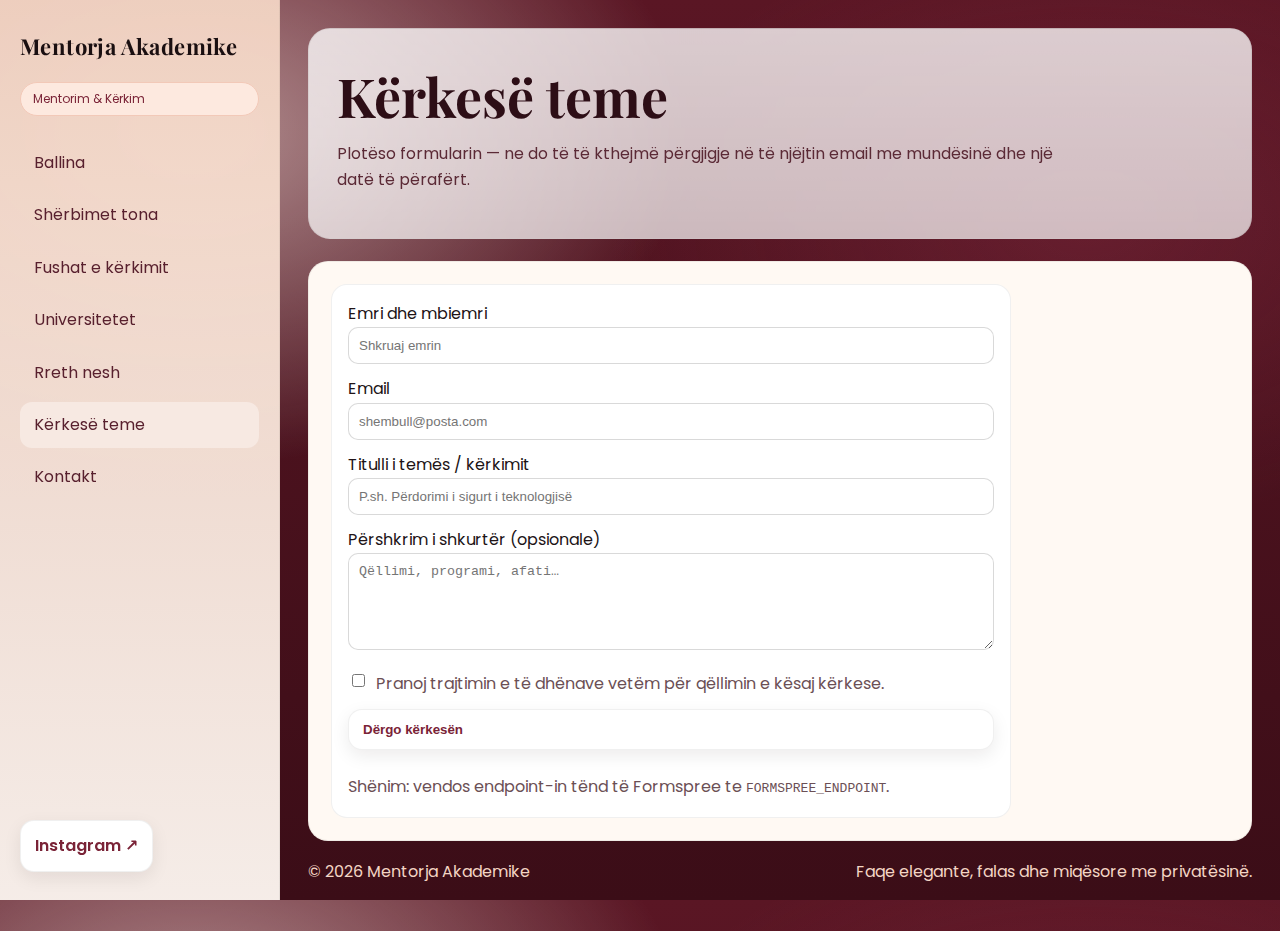
<file: kerkesa.html>
<!doctype html>
<html lang="sq">
<head>
  <meta charset="utf-8" />
  <meta name="viewport" content="width=device-width, initial-scale=1" />
  <title>Kërkesë teme — Mentorja Akademike</title>
  <meta name="description" content="Mentorim akademik, fusha kërkimi dhe bashkëpunime me universitete." />
  <link rel="preconnect" href="https://fonts.googleapis.com">
  <link rel="preconnect" href="https://fonts.gstatic.com" crossorigin>
  <link href="https://fonts.googleapis.com/css2?family=Playfair+Display:wght@500;700&family=Poppins:wght@300;400;600&display=swap" rel="stylesheet">
  <link rel="stylesheet" href="style.css" />
</head>
<body>
  <div class="layout">
    <aside class="sidebar">
      <a class="brand" href="index.html">Mentorja Akademike</a>
      <span class="tag">Mentorim & Kërkim</span>
      <nav class="menu">
        <a class="navlink " href="index.html">Ballina</a>
        <a class="navlink " href="sherbimet.html">Shërbimet tona</a>
        <a class="navlink " href="fushat.html">Fushat e kërkimit</a>
        <a class="navlink " href="universitetet.html">Universitetet</a>
        <a class="navlink " href="rreth-nesh.html">Rreth nesh</a>
        <a class="navlink active" href="kerkesa.html">Kërkesë teme</a>
        <a class="navlink " href="kontakt.html">Kontakt</a>
      </nav>
      <div class="ig">
        <a class="btn" href="https://www.instagram.com/mentorja.akademike/" target="_blank" rel="noopener">Instagram ↗</a>
      </div>
    </aside>
    <main class="main">

      <section class="hero">
        <h1 class="h1">Kërkesë teme</h1>
        <p class="lead">Plotëso formularin — ne do të të kthejmë përgjigje në të njëjtin email me mundësinë dhe një datë të përafërt.</p>
      </section>
      <section class="section">
        <form id="requestForm" class="card" style="display:grid; gap:12px; max-width:680px">
          <input type="hidden" name="_subject" value="Kërkesë e re — Mentorja Akademike" />
          <label>Emri dhe mbiemri<br><input name="emri" required placeholder="Shkruaj emrin" style="width:100%; padding:10px; border:1px solid rgba(0,0,0,.15); border-radius:10px;"></label>
          <label>Email<br><input name="email" type="email" required placeholder="shembull@posta.com" style="width:100%; padding:10px; border:1px solid rgba(0,0,0,.15); border-radius:10px;"></label>
          <label>Titulli i temës / kërkimit<br><input name="titulli" required placeholder="P.sh. Përdorimi i sigurt i teknologjisë" style="width:100%; padding:10px; border:1px solid rgba(0,0,0,.15); border-radius:10px;"></label>
          <label>Përshkrim i shkurtër (opsionale)<br><textarea name="pershkrimi" rows="5" placeholder="Qëllimi, programi, afati…" style="width:100%; padding:10px; border:1px solid rgba(0,0,0,.15); border-radius:10px;"></textarea></label>
          <label style="display:flex; gap:8px; align-items:flex-start"><input type="checkbox" required> <span class="muted">Pranoj trajtimin e të dhënave vetëm për qëllimin e kësaj kërkese.</span></label>
          <button class="btn" type="submit">Dërgo kërkesën</button>
          <p id="formMsg" class="muted" style="margin:0;"></p>
          <p class="muted" style="margin:0;">Shënim: vendos endpoint-in tënd të Formspree te <code>FORMSPREE_ENDPOINT</code>.</p>
        </form>
      </section>
      <script>
        const FORMSPREE_ENDPOINT = 'https://formspree.io/f/your-id-here';
        const form = document.currentScript.previousElementSibling.querySelector('#requestForm');
        const msg  = document.currentScript.previousElementSibling.querySelector('#formMsg');
        if (form) {
          form.addEventListener('submit', async (e) => {
            e.preventDefault();
            msg.textContent = 'Duke dërguar…';
            const data = new FormData(form);
            try {
              const res = await fetch(FORMSPREE_ENDPOINT, { method: 'POST', body: data, headers: { 'Accept': 'application/json' }});
              if (res.ok) { msg.textContent = 'Kërkesa u dërgua. Do të merrni përgjigje së shpejti.'; form.reset(); }
              else { msg.textContent = 'Nuk u dërgua. Provoni sërish.'; }
            } catch(err){ msg.textContent = 'Gabim gjatë dërgimit. Provoni sërish.'; }
          });
        }
      </script>

      <footer class="footer">
        <span>© <span data-year></span> Mentorja Akademike</span>
        <span>Faqe elegante, falas dhe miqësore me privatësinë.</span>
      </footer>
    </main>
  </div>
  <script src="script.js"></script>
</body>
</html>
</file>
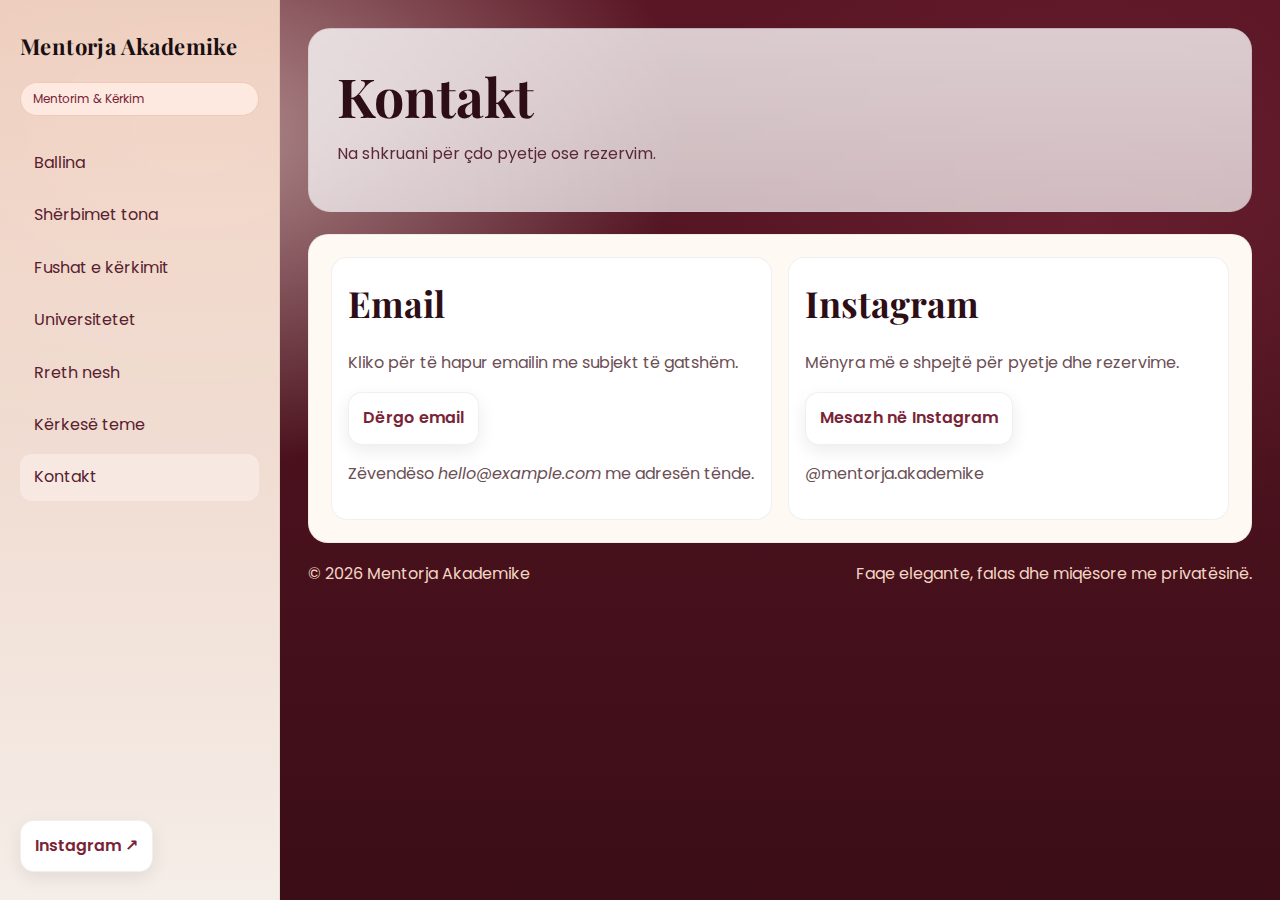
<file: kontakt.html>
<!doctype html>
<html lang="sq">
<head>
  <meta charset="utf-8" />
  <meta name="viewport" content="width=device-width, initial-scale=1" />
  <title>Kontakt — Mentorja Akademike</title>
  <meta name="description" content="Mentorim akademik, fusha kërkimi dhe bashkëpunime me universitete." />
  <link rel="preconnect" href="https://fonts.googleapis.com">
  <link rel="preconnect" href="https://fonts.gstatic.com" crossorigin>
  <link href="https://fonts.googleapis.com/css2?family=Playfair+Display:wght@500;700&family=Poppins:wght@300;400;600&display=swap" rel="stylesheet">
  <link rel="stylesheet" href="style.css" />
</head>
<body>
  <div class="layout">
    <aside class="sidebar">
      <a class="brand" href="index.html">Mentorja Akademike</a>
      <span class="tag">Mentorim & Kërkim</span>
      <nav class="menu">
        <a class="navlink " href="index.html">Ballina</a>
        <a class="navlink " href="sherbimet.html">Shërbimet tona</a>
        <a class="navlink " href="fushat.html">Fushat e kërkimit</a>
        <a class="navlink " href="universitetet.html">Universitetet</a>
        <a class="navlink " href="rreth-nesh.html">Rreth nesh</a>
        <a class="navlink " href="kerkesa.html">Kërkesë teme</a>
        <a class="navlink active" href="kontakt.html">Kontakt</a>
      </nav>
      <div class="ig">
        <a class="btn" href="https://www.instagram.com/mentorja.akademike/" target="_blank" rel="noopener">Instagram ↗</a>
      </div>
    </aside>
    <main class="main">

      <section class="hero">
        <h1 class="h1">Kontakt</h1>
        <p class="lead">Na shkruani për çdo pyetje ose rezervim.</p>
      </section>
      <section class="section">
        <div class="grid-2">
          <div class="card">
            <h2 class="h2">Email</h2>
            <p class="muted">Kliko për të hapur emailin me subjekt të gatshëm.</p>
            <p><a class="btn" href="mailto:hello@example.com?subject=Mentorja%20Akademike%20-%20Kërkesë">Dërgo email</a></p>
            <p class="muted">Zëvendëso <em>hello@example.com</em> me adresën tënde.</p>
          </div>
          <div class="card">
            <h2 class="h2">Instagram</h2>
            <p class="muted">Mënyra më e shpejtë për pyetje dhe rezervime.</p>
            <p><a class="btn" href="https://www.instagram.com/mentorja.akademike/" target="_blank" rel="noopener">Mesazh në Instagram</a></p>
            <p class="muted">@mentorja.akademike</p>
          </div>
        </div>
      </section>

      <footer class="footer">
        <span>© <span data-year></span> Mentorja Akademike</span>
        <span>Faqe elegante, falas dhe miqësore me privatësinë.</span>
      </footer>
    </main>
  </div>
  <script src="script.js"></script>
</body>
</html>
</file>
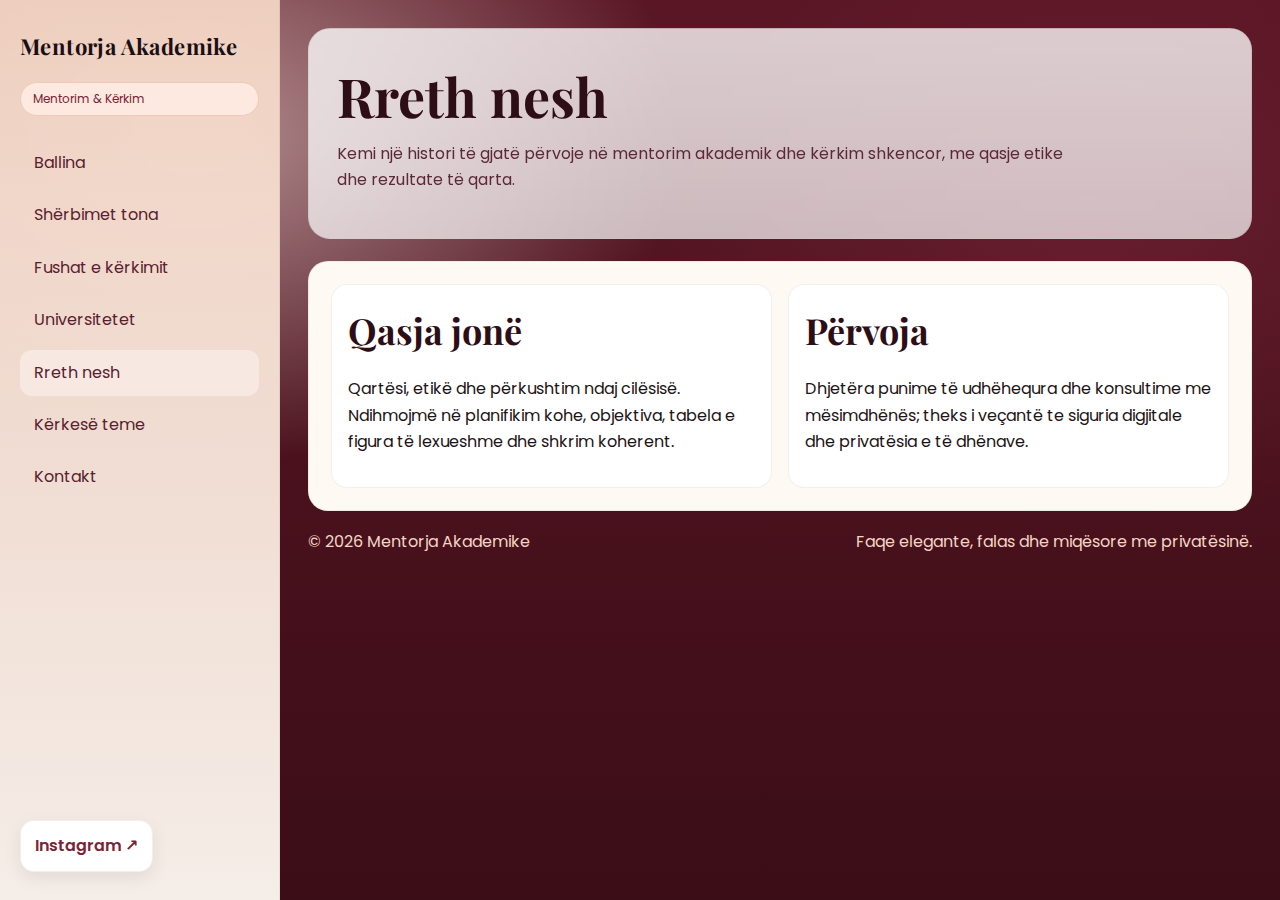
<file: rreth-nesh.html>
<!doctype html>
<html lang="sq">
<head>
  <meta charset="utf-8" />
  <meta name="viewport" content="width=device-width, initial-scale=1" />
  <title>Rreth nesh — Mentorja Akademike</title>
  <meta name="description" content="Mentorim akademik, fusha kërkimi dhe bashkëpunime me universitete." />
  <link rel="preconnect" href="https://fonts.googleapis.com">
  <link rel="preconnect" href="https://fonts.gstatic.com" crossorigin>
  <link href="https://fonts.googleapis.com/css2?family=Playfair+Display:wght@500;700&family=Poppins:wght@300;400;600&display=swap" rel="stylesheet">
  <link rel="stylesheet" href="style.css" />
</head>
<body>
  <div class="layout">
    <aside class="sidebar">
      <a class="brand" href="index.html">Mentorja Akademike</a>
      <span class="tag">Mentorim & Kërkim</span>
      <nav class="menu">
        <a class="navlink " href="index.html">Ballina</a>
        <a class="navlink " href="sherbimet.html">Shërbimet tona</a>
        <a class="navlink " href="fushat.html">Fushat e kërkimit</a>
        <a class="navlink " href="universitetet.html">Universitetet</a>
        <a class="navlink active" href="rreth-nesh.html">Rreth nesh</a>
        <a class="navlink " href="kerkesa.html">Kërkesë teme</a>
        <a class="navlink " href="kontakt.html">Kontakt</a>
      </nav>
      <div class="ig">
        <a class="btn" href="https://www.instagram.com/mentorja.akademike/" target="_blank" rel="noopener">Instagram ↗</a>
      </div>
    </aside>
    <main class="main">

      <section class="hero">
        <h1 class="h1">Rreth nesh</h1>
        <p class="lead">Kemi një histori të gjatë përvoje në mentorim akademik dhe kërkim shkencor, me qasje etike dhe rezultate të qarta.</p>
      </section>
      <section class="section">
        <div class="grid-2">
          <div class="card">
            <h2 class="h2">Qasja jonë</h2>
            <p>Qartësi, etikë dhe përkushtim ndaj cilësisë. Ndihmojmë në planifikim kohe, objektiva, tabela e figura të lexueshme dhe shkrim koherent.</p>
          </div>
          <div class="card">
            <h2 class="h2">Përvoja</h2>
            <p>Dhjetëra punime të udhëhequra dhe konsultime me mësimdhënës; theks i veçantë te siguria digjitale dhe privatësia e të dhënave.</p>
          </div>
        </div>
      </section>

      <footer class="footer">
        <span>© <span data-year></span> Mentorja Akademike</span>
        <span>Faqe elegante, falas dhe miqësore me privatësinë.</span>
      </footer>
    </main>
  </div>
  <script src="script.js"></script>
</body>
</html>
</file>
<file: style.css>
/* Global styles */
:root{
  --cherry:#3b0d17;
  --cherry-2:#5a1624;
  --cream:#f6efe7;
  --ink:#1a0f11;
  --muted:#6b4f55;
  --card:#fff9f3;
  --accent:#a43c57;
  --accent-2:#f3d5c4;
}
*{box-sizing:border-box}
html,body{height:100%}
body{
  margin:0;
  font-family: 'Poppins', system-ui, -apple-system, Segoe UI, Roboto, Helvetica, Arial, sans-serif;
  color:#201316;
  background:
    radial-gradient(900px 600px at 15% 15%, rgba(255,243,235,.55), transparent 55%),
    radial-gradient(800px 500px at 85% 25%, rgba(164,60,87,.25), transparent 60%),
    linear-gradient(180deg, var(--cherry-2), var(--cherry));
  line-height:1.65;
}
img{max-width:100%;display:block;border-radius:16px}
a{color:var(--accent);text-decoration:none}
a:hover{text-decoration:underline}

.layout{display:grid;grid-template-columns:280px 1fr;min-height:100dvh}
.sidebar{
  position:sticky;top:0;align-self:start;height:100dvh;
  background: linear-gradient(180deg, rgba(243,213,196,.95), rgba(255,249,243,.95));
  border-right:1px solid rgba(0,0,0,.06);
  padding:28px 20px; display:flex; flex-direction:column; gap:18px;
}
.brand{font-family:'Playfair Display', serif;font-weight:700;letter-spacing:.4px;font-size:22px;color:var(--ink)}
.tag{display:inline-block;font-size:12px;padding:6px 12px;border-radius:999px;background:#fde9df;color:#7a2337;border:1px solid #f2c9b8}
.menu{display:flex;flex-direction:column;gap:6px;margin-top:6px}
.menu a{display:block;padding:10px 14px;border-radius:12px;color:#58202e}
.menu a.active, .menu a:hover{background:#f7e9e2}
.ig{margin-top:auto;}
.btn{display:inline-flex;align-items:center;gap:10px;padding:12px 14px;border-radius:14px;border:1px solid rgba(0,0,0,.06);background:white;color:#7a2337;font-weight:600;box-shadow:0 6px 18px rgba(26,15,17,.08)}

.main{padding:28px}
.hero{
  background: linear-gradient(180deg, rgba(255,255,255,.78), rgba(255,255,255,.7));
  border:1px solid rgba(0,0,0,.06); border-radius:22px; padding:28px; backdrop-filter: blur(6px);
}
.h1{font-family:'Playfair Display', serif;font-size:clamp(30px,4.2vw,56px);line-height:1.08;margin:10px 0;color:#2d0e16}
.h2{font-family:'Playfair Display', serif;font-size:clamp(22px,3vw,36px);margin:0 0 10px;color:#2d0e16}
.lead{color:#5b2a36;max-width:75ch}
.section{margin-top:22px;background:var(--card);border:1px solid rgba(0,0,0,.06);border-radius:20px;padding:22px}
.grid-3{display:grid;grid-template-columns:repeat(3,1fr);gap:16px}
.grid-2{display:grid;grid-template-columns:repeat(2,1fr);gap:16px}
.card{background:white;border:1px solid rgba(0,0,0,.06);border-radius:16px;padding:16px}
.muted{color:var(--muted)}
.footer{color:#f3d5c4;display:flex;justify-content:space-between;align-items:center;flex-wrap:wrap;padding:18px 0}

.figure{display:grid;gap:10px}
.figure figcaption{font-size:14px;color:#6b4f55}

@media (max-width: 980px){
  .layout{grid-template-columns:1fr}
  .sidebar{position:static;height:auto;border-right:none;border-bottom:1px solid rgba(0,0,0,.06)}
  .grid-3{grid-template-columns:1fr}
  .grid-2{grid-template-columns:1fr}
}
</file>
